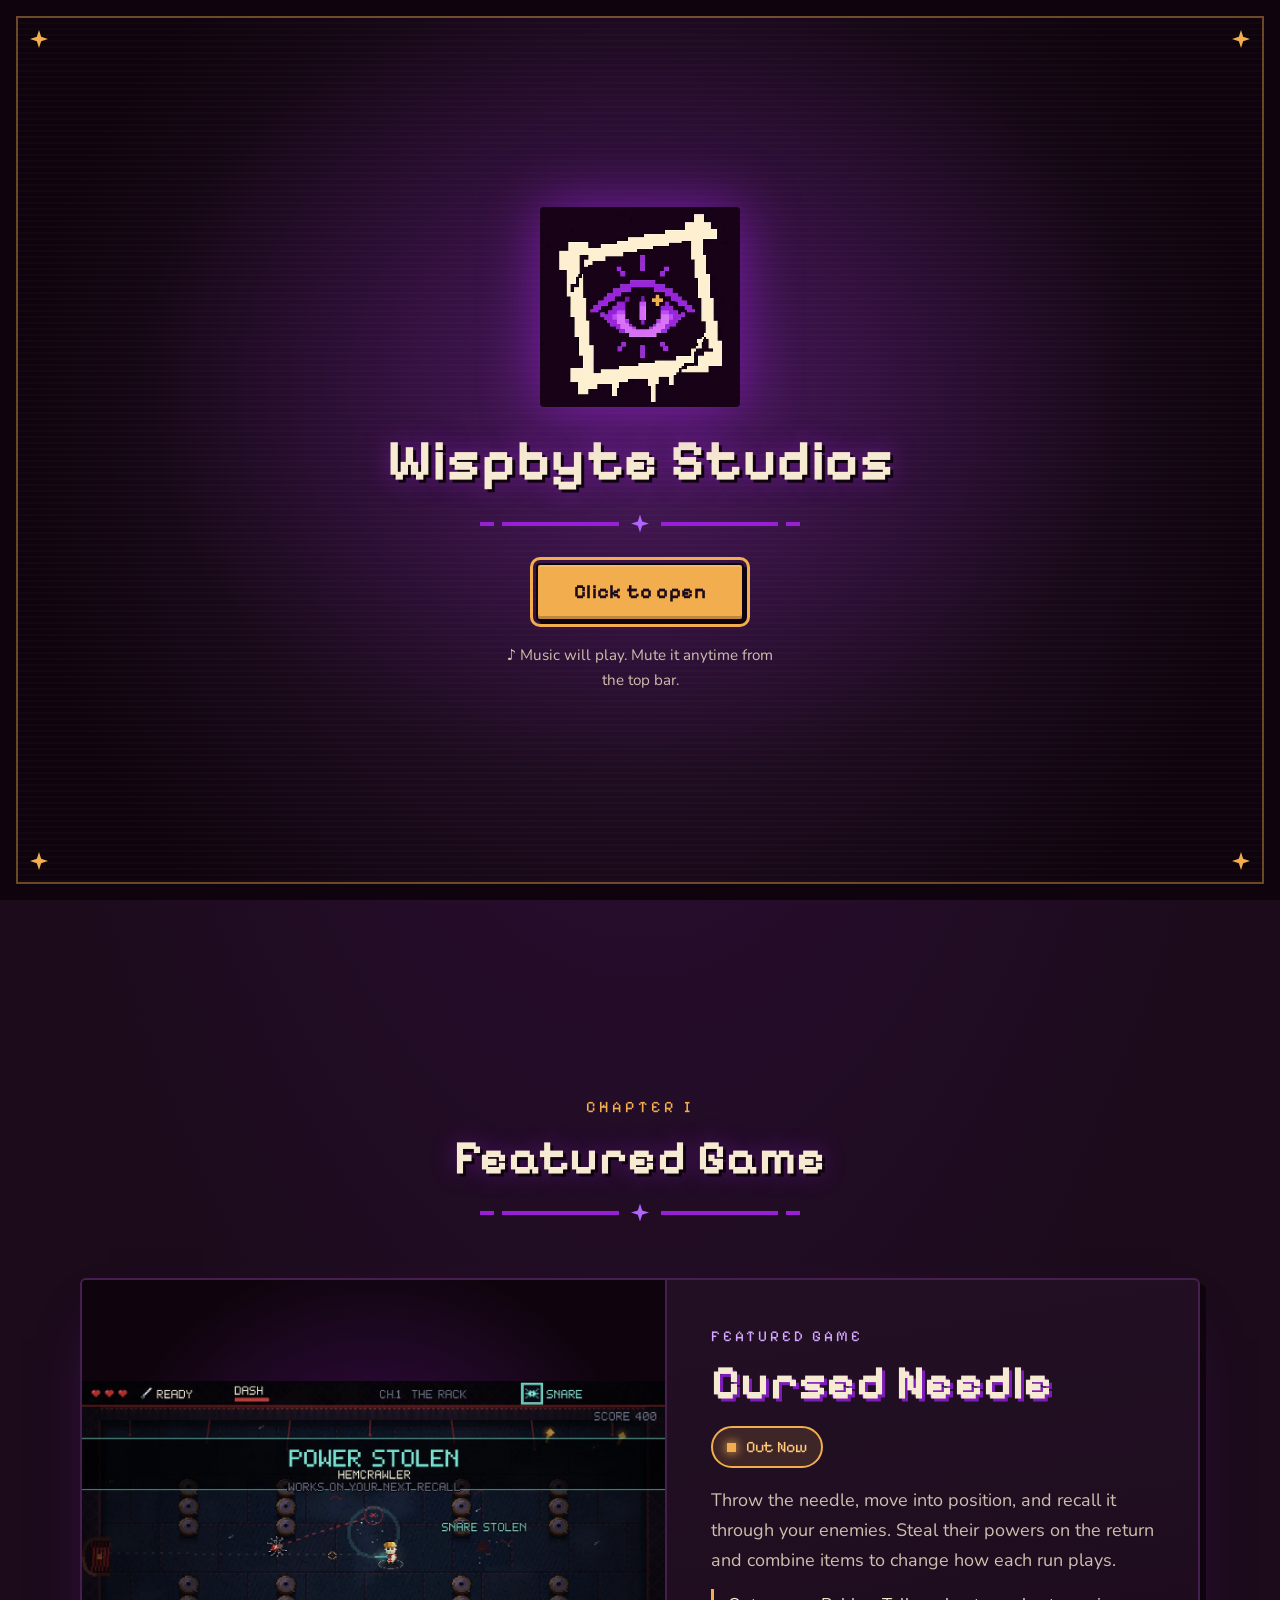
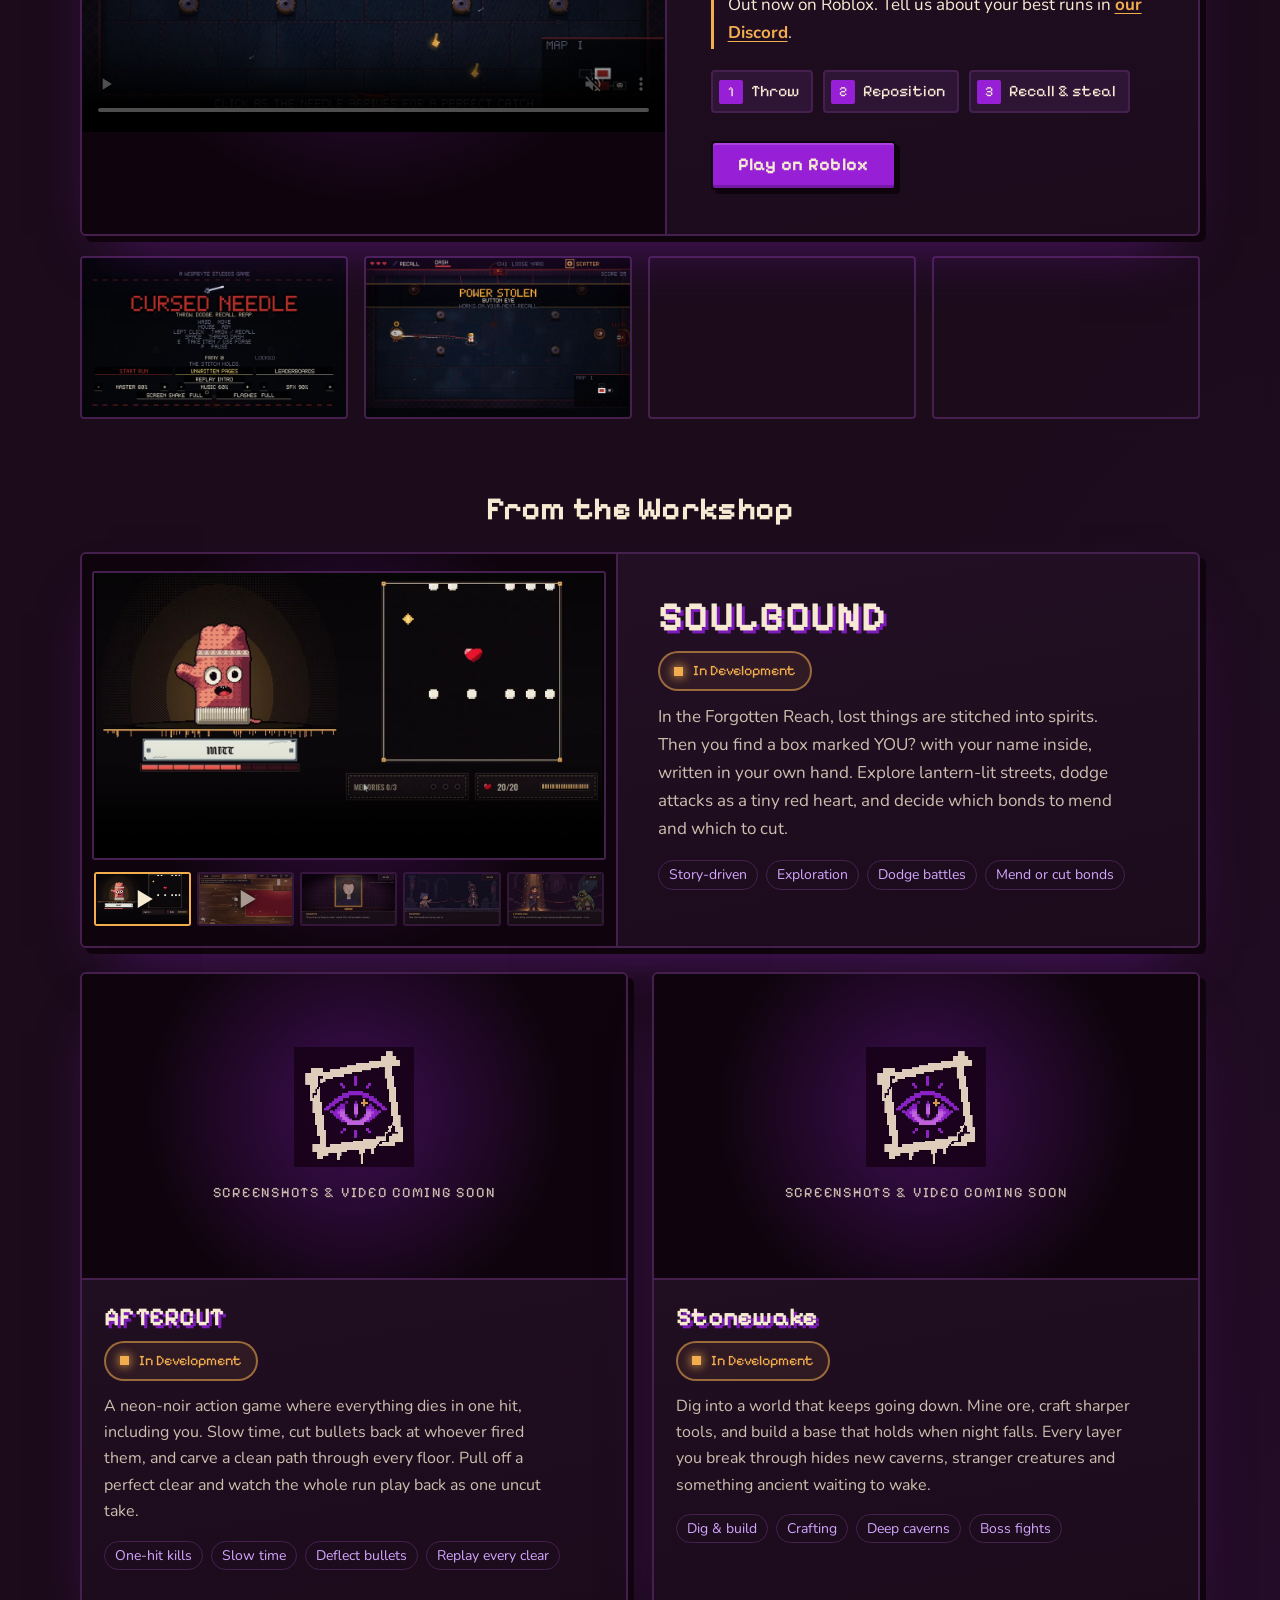
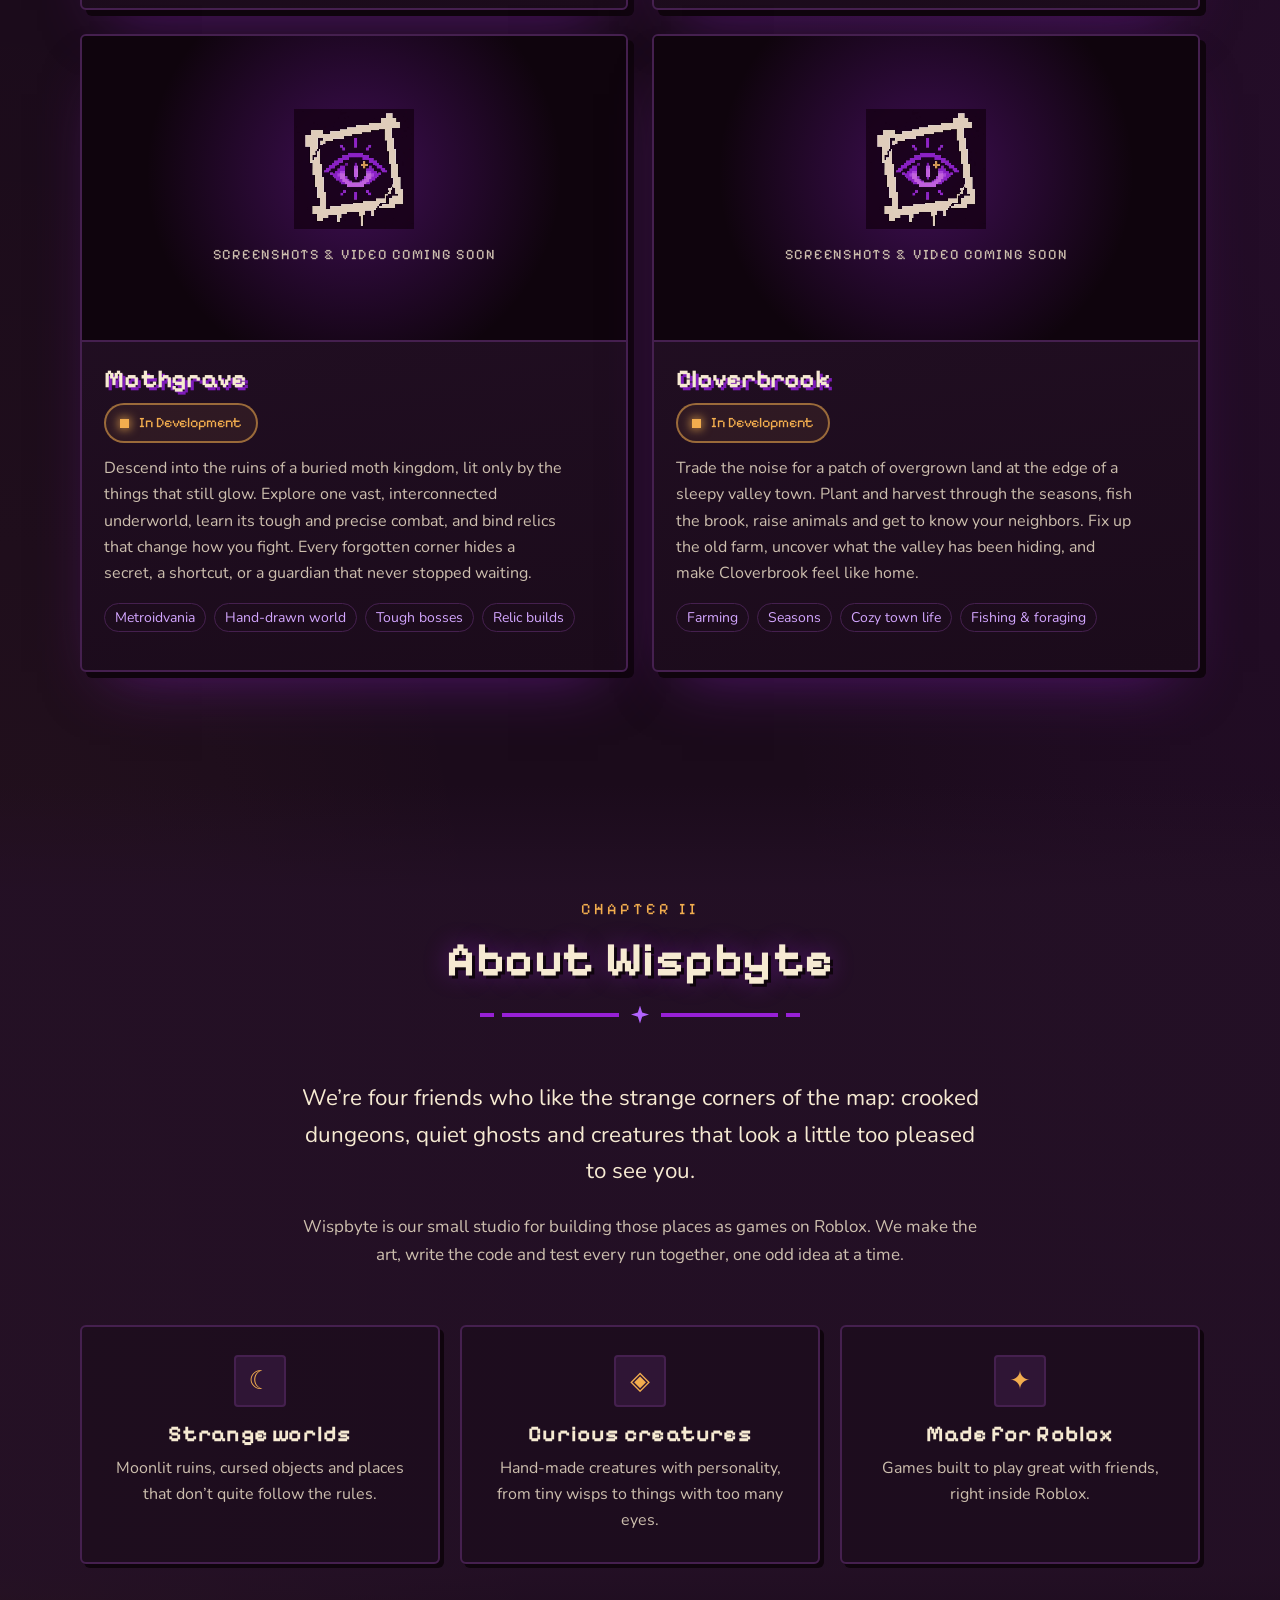
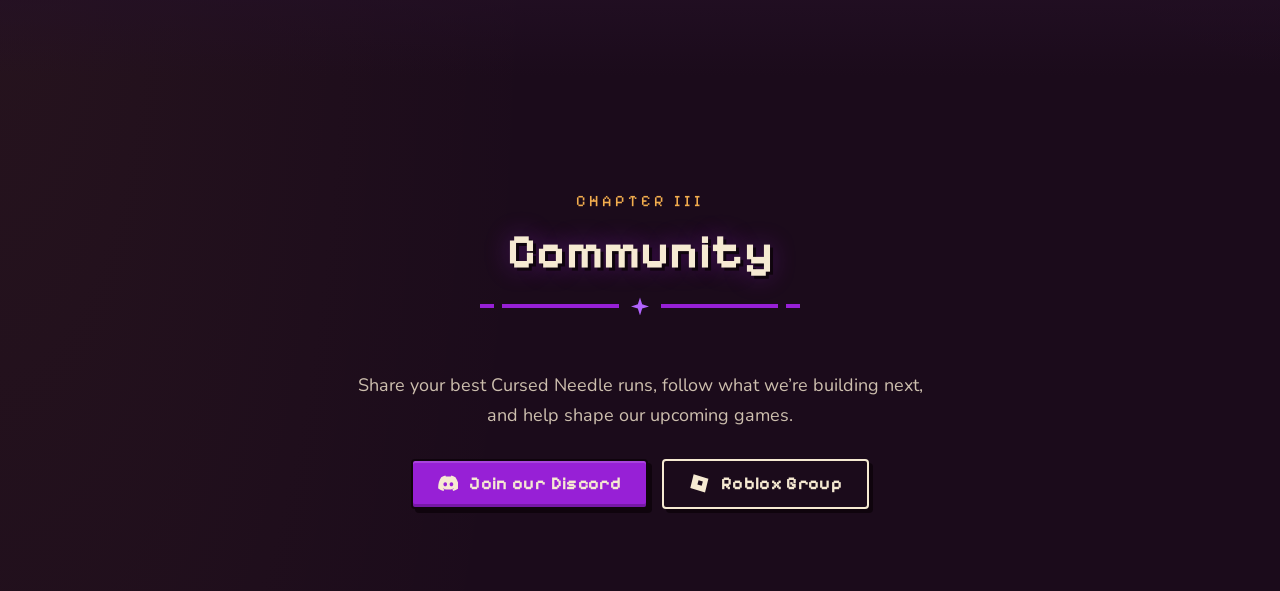
<file: index.html>
<!doctype html>
<html lang="en">
<head>
  <meta charset="utf-8">
  <meta name="viewport" content="width=device-width, initial-scale=1">
  <title>Wispbyte Studios · Games on Roblox</title>
  <meta name="description" content="Wispbyte Studios is four friends making games on Roblox. Our featured game, Cursed Needle, is out now on Roblox.">
  <link rel="canonical" href="https://wispbytestudio.com/">
  <meta name="theme-color" content="#1b0b1b">
  <meta name="color-scheme" content="dark">

  <meta property="og:type" content="website">
  <meta property="og:site_name" content="Wispbyte Studios">
  <meta property="og:title" content="Wispbyte Studios">
  <meta property="og:description" content="Four friends making games on Roblox.">
  <meta property="og:url" content="https://wispbytestudio.com/">
  <meta property="og:image" content="https://wispbytestudio.com/assets/img/og-image.jpg">
  <meta property="og:image:width" content="1200">
  <meta property="og:image:height" content="630">
  <meta property="og:image:alt" content="Wispbyte Studios banner with the purple eye emblem">
  <meta name="twitter:card" content="summary_large_image">

  <link rel="icon" href="/favicon.ico" sizes="48x48">
  <link rel="icon" type="image/png" sizes="32x32" href="/assets/img/favicon-32.png">
  <link rel="apple-touch-icon" href="/assets/img/apple-touch-icon.png">
  <link rel="manifest" href="/site.webmanifest">

  <link rel="preload" href="/assets/fonts/pixelify-sans-latin-700-normal.woff2" as="font" type="font/woff2" crossorigin>
  <link rel="preload" href="/assets/fonts/nunito-latin-400-normal.woff2" as="font" type="font/woff2" crossorigin>
  <link rel="stylesheet" href="/assets/css/styles.css">

  <script>(function(d){d.classList.add("js");try{if(localStorage.getItem("wispbyte-music")!=="off")d.classList.add("gate")}catch(e){d.classList.add("gate")}})(document.documentElement);</script>
  <script src="/site-config.js" defer></script>
  <script src="/assets/js/main.js" defer></script>
</head>
<body>
  <!-- Opening screen: one click opens the "book" and starts the music
       (browsers only allow sound after a click/tap/key). Shown only with JS,
       and skipped for visitors who turned the music off. -->
  <div class="intro-gate" data-gate role="dialog" aria-modal="true" aria-labelledby="gate-title" aria-describedby="gate-hint">
    <div class="gate-cover">
      <span class="gate-corner tl" aria-hidden="true"></span>
      <span class="gate-corner tr" aria-hidden="true"></span>
      <span class="gate-corner bl" aria-hidden="true"></span>
      <span class="gate-corner br" aria-hidden="true"></span>
      <img class="gate-emblem" src="/assets/img/wispbyte-emblem.webp" width="180" height="180" alt="">
      <p id="gate-title" class="gate-title">Wispbyte Studios</p>
      <div class="ornament" aria-hidden="true"><span></span></div>
      <button class="btn gate-btn" type="button" data-gate-open>Click to open</button>
      <p id="gate-hint" class="gate-hint"><span aria-hidden="true">♪</span> Music will play. Mute it anytime from the top bar.</p>
    </div>
  </div>

  <a class="skip-link" href="#main">Skip to content</a>

  <header class="site-header">
    <div class="wrap header-inner">
      <a class="brand" href="#top" aria-label="Wispbyte Studios, back to top">
        <img src="/assets/img/wispbyte-emblem.webp" width="44" height="44" alt="">
        <span class="brand-name">Wispbyte Studios</span>
      </a>

      <button class="nav-toggle" type="button" aria-expanded="false" aria-controls="site-nav">
        <span class="nav-toggle-icon" aria-hidden="true"></span>
        <span class="nav-toggle-label">Menu</span>
      </button>

      <nav id="site-nav" class="site-nav" aria-label="Main">
        <ul>
          <li><a href="#games">Games</a></li>
          <li><a href="#about">About</a></li>
          <li><a href="#community">Community</a></li>
        </ul>
      </nav>

      <button class="music-toggle" type="button" aria-pressed="false" data-music-toggle hidden>
        <svg class="music-icon" viewBox="0 0 16 16" aria-hidden="true" focusable="false" shape-rendering="crispEdges">
          <path fill="currentColor" d="M1 6h3v4H1zM4 5h2v6H4zM6 3h2v10H6z"/>
          <g class="music-bars">
            <rect x="10" y="6" width="1.5" height="4"/>
            <rect x="12.25" y="4" width="1.5" height="8"/>
            <rect x="14.5" y="7" width="1.5" height="2"/>
          </g>
          <path class="music-off" fill="currentColor" d="M10 5h1.5v1.5H10zM14.5 5H16v1.5h-1.5zM11.5 6.5H13V8h-1.5zM13 6.5h1.5V8H13zM12.25 8h1.5v1.5h-1.5zM11.5 9.5H13V11h-1.5zM13 9.5h1.5V11H13zM10 11h1.5v1.5H10zM14.5 11H16v1.5h-1.5z"/>
        </svg>
        <span class="sr-only">Background music</span>
      </button>
    </div>
  </header>

  <main id="main">
    <!-- ============ HERO / BOOK COVER ============ -->
    <section class="hero" id="top" aria-labelledby="page-title">
      <div class="wisps" aria-hidden="true">
        <span></span><span></span><span></span><span></span><span></span><span></span>
      </div>

      <div class="wrap hero-inner">
        <!-- The studio name is already painted on the banner, so the main heading is for screen readers only. -->
        <h1 id="page-title" class="sr-only">Wispbyte Studios</h1>

        <div class="cover">
          <span class="cover-corner tl" aria-hidden="true"></span>
          <span class="cover-corner tr" aria-hidden="true"></span>
          <span class="cover-corner bl" aria-hidden="true"></span>
          <span class="cover-corner br" aria-hidden="true"></span>

          <picture>
            <source media="(max-width: 640px)"
                    srcset="/assets/img/wispbyte-banner-mobile-800.webp 800w, /assets/img/wispbyte-banner-mobile.webp 1320w"
                    sizes="100vw" width="1320" height="667">
            <img class="banner"
                 src="/assets/img/wispbyte-banner.webp"
                 srcset="/assets/img/wispbyte-banner-1200.webp 1200w, /assets/img/wispbyte-banner.webp 2000w"
                 sizes="(max-width: 1180px) 100vw, 1120px"
                 width="2000" height="667"
                 fetchpriority="high"
                 alt="Wispbyte Studios banner: a purple eye emblem in a cracked ivory frame, inside a moonlit pixel-art dungeon with a black cat, a little ghost and glowing mushrooms.">
          </picture>

          <!-- Book cover that swings open on first load (decorative; skipped when reduced motion is on) -->
          <div class="cover-lid" aria-hidden="true">
            <img src="/assets/img/wispbyte-emblem.webp" width="120" height="120" alt="">
          </div>
        </div>

        <p class="tagline">Four friends making games on Roblox.</p>
        <div class="hero-actions">
          <a class="btn btn-primary" href="#games">
            Explore Our Games
            <span class="btn-arrow" aria-hidden="true">↓</span>
          </a>
          <a class="btn btn-play" data-link="featuredGame.robloxUrl" hidden target="_blank" rel="noopener">
            Play Cursed Needle <span class="sr-only">on Roblox (opens in a new tab)</span>
          </a>
        </div>
      </div>
    </section>

    <!-- ============ GAMES ============ -->
    <section class="page" id="games" aria-labelledby="games-title">
      <div class="wrap">
        <header class="section-head reveal">
          <p class="chapter">Chapter I</p>
          <h2 id="games-title">Featured Game</h2>
          <div class="ornament" aria-hidden="true"><span></span></div>
        </header>

        <article class="game-card featured reveal" aria-labelledby="cn-title">
          <div class="game-media" data-featured-media>
            <img class="screenshot" src="/assets/img/cursed-needle-power-stolen.webp" width="1280" height="771"
                 alt="Cursed Needle gameplay: the needle returns through a Hemcrawler and steals its Snare power.">
          </div>

          <div class="game-body">
            <p class="eyebrow">Featured Game</p>
            <h3 id="cn-title" class="game-title">Cursed Needle</h3>
            <p class="status status-live"><span class="status-dot" aria-hidden="true"></span>Out Now</p>
            <p class="game-desc">Throw the needle, move into position, and recall it through your enemies. Steal their powers on the return and combine items to change how each run plays.</p>
            <p class="launch-note">Out now on Roblox.<span data-reveal-with-link hidden> Tell us about your best runs in <a data-link="links.discord" target="_blank" rel="noopener">our Discord<span class="sr-only"> (opens in a new tab)</span></a>.</span></p>

            <ol class="loop" aria-label="Core loop">
              <li><span class="loop-num" aria-hidden="true">1</span>Throw</li>
              <li><span class="loop-num" aria-hidden="true">2</span>Reposition</li>
              <li><span class="loop-num" aria-hidden="true">3</span>Recall &amp; steal</li>
            </ol>

            <div class="actions">
              <a class="btn btn-primary" data-link="featuredGame.robloxUrl" hidden target="_blank" rel="noopener">
                Play on Roblox <span class="sr-only">(opens in a new tab)</span>
              </a>
            </div>
          </div>
        </article>

        <ul class="shots" data-featured-shots hidden></ul>

        <div class="more-games" data-more-games hidden>
          <h3 class="subhead">From the Workshop</h3>
          <ul class="game-grid" data-game-grid></ul>
        </div>
      </div>
    </section>

    <!-- ============ ABOUT ============ -->
    <section class="page page-alt" id="about" aria-labelledby="about-title">
      <div class="wrap">
        <header class="section-head reveal">
          <p class="chapter">Chapter II</p>
          <h2 id="about-title">About Wispbyte</h2>
          <div class="ornament" aria-hidden="true"><span></span></div>
        </header>

        <div class="about reveal">
          <p class="lede">We’re four friends who like the strange corners of the map: crooked dungeons, quiet ghosts and creatures that look a little too pleased to see you.</p>
          <p>Wispbyte is our small studio for building those places as games on Roblox. We make the art, write the code and test every run together, one odd idea at a time.</p>
        </div>

        <ul class="pillars reveal">
          <li>
            <span class="pillar-icon" aria-hidden="true">☾</span>
            <h3>Strange worlds</h3>
            <p>Moonlit ruins, cursed objects and places that don’t quite follow the rules.</p>
          </li>
          <li>
            <span class="pillar-icon" aria-hidden="true">◈</span>
            <h3>Curious creatures</h3>
            <p>Hand-made creatures with personality, from tiny wisps to things with too many eyes.</p>
          </li>
          <li>
            <span class="pillar-icon" aria-hidden="true">✦</span>
            <h3>Made for Roblox</h3>
            <p>Games built to play great with friends, right inside Roblox.</p>
          </li>
        </ul>
      </div>
    </section>

    <!-- ============ COMMUNITY ============ -->
    <section class="page" id="community" aria-labelledby="community-title">
      <div class="wrap">
        <header class="section-head reveal">
          <p class="chapter">Chapter III</p>
          <h2 id="community-title">Community</h2>
          <div class="ornament" aria-hidden="true"><span></span></div>
        </header>

        <div class="community reveal">
          <p>Share your best Cursed Needle runs, follow what we’re building next, and help shape our upcoming games.</p>
          <div class="actions center">
            <a class="btn btn-discord" data-link="links.discord" hidden target="_blank" rel="noopener">
              <svg class="btn-icon" viewBox="0 0 16 16" aria-hidden="true" focusable="false"><path fill="currentColor" d="M13.5 3.2A13 13 0 0 0 10.3 2l-.4.8a12 12 0 0 0-3.8 0L5.7 2a13 13 0 0 0-3.2 1.2C.5 6.2 0 9.1.2 12a13 13 0 0 0 4 2l.8-1.3-1.3-.6.3-.2a9.3 9.3 0 0 0 8 0l.3.2-1.3.6.8 1.3a13 13 0 0 0 4-2c.3-3.4-.5-6.2-2.3-8.8ZM5.6 10.3c-.8 0-1.4-.7-1.4-1.6s.6-1.6 1.4-1.6 1.4.7 1.4 1.6-.6 1.6-1.4 1.6Zm4.8 0c-.8 0-1.4-.7-1.4-1.6s.6-1.6 1.4-1.6 1.4.7 1.4 1.6-.6 1.6-1.4 1.6Z"/></svg>
              Join our Discord <span class="sr-only">(opens in a new tab)</span>
            </a>
            <a class="btn btn-ghost" data-link="links.robloxGroup" hidden target="_blank" rel="noopener">
              <svg class="btn-icon" viewBox="0 0 16 16" aria-hidden="true" focusable="false"><path fill="currentColor" d="M3.6 1 1 11.6 12.4 15 15 4.4 3.6 1Zm6.2 8.8-3.3-.9.9-3.3 3.3.9-.9 3.3Z"/></svg>
              Roblox Group <span class="sr-only">(opens in a new tab)</span>
            </a>
          </div>
          <p class="contact" data-contact hidden>
            Business &amp; press: <a data-link="links.contactEmail" data-mailto></a>
          </p>
          <p class="links-pending" data-links-pending hidden>Community links are coming soon.</p>
        </div>
      </div>
    </section>
  </main>

  <footer class="site-footer">
    <div class="wrap footer-inner">
      <div class="footer-brand">
        <img src="/assets/img/wispbyte-emblem.webp" width="36" height="36" alt="">
        <span>Wispbyte Studios</span>
      </div>
      <ul class="footer-links" aria-label="Community links">
        <li data-footer-item hidden><a data-link="links.discord" target="_blank" rel="noopener">Discord<span class="sr-only"> (opens in a new tab)</span></a></li>
        <li data-footer-item hidden><a data-link="links.robloxGroup" target="_blank" rel="noopener">Roblox Group<span class="sr-only"> (opens in a new tab)</span></a></li>
        <li data-footer-item hidden><a data-link="links.contactEmail" data-mailto>Email</a></li>
      </ul>
      <p class="fineprint">© <span data-year>2026</span> Wispbyte Studios. Not affiliated with Roblox Corporation.</p>
    </div>
  </footer>
  <!-- Cloudflare Web Analytics (cookie-free visit counts; dashboard: Cloudflare > Analytics & Logs > Web Analytics) -->
  <script type="module" src="https://static.cloudflareinsights.com/beacon.min.js" data-cf-beacon='{"token": "2d43988462c94009bf81ff0f9067cfdd"}'></script>
</body>
</html>
</file>
<file: assets/css/styles.css>
/* =========================================================
   Wispbyte Studios
   Palette taken from the studio banner:
   dark plum · electric purple · ivory · warm amber
   ========================================================= */

@font-face {
  font-family: "Pixelify Sans";
  src: url("/assets/fonts/pixelify-sans-latin-400-normal.woff2") format("woff2");
  font-weight: 400;
  font-style: normal;
  font-display: swap;
}
@font-face {
  font-family: "Pixelify Sans";
  src: url("/assets/fonts/pixelify-sans-latin-700-normal.woff2") format("woff2");
  font-weight: 700;
  font-style: normal;
  font-display: swap;
}
@font-face {
  font-family: "Nunito";
  src: url("/assets/fonts/nunito-latin-400-normal.woff2") format("woff2");
  font-weight: 400;
  font-style: normal;
  font-display: swap;
}
@font-face {
  font-family: "Nunito";
  src: url("/assets/fonts/nunito-latin-700-normal.woff2") format("woff2");
  font-weight: 700;
  font-style: normal;
  font-display: swap;
}

:root {
  --plum-950: #0f040d;
  --plum-900: #1b0b1b;   /* banner background */
  --plum-800: #241026;
  --plum-700: #2f1535;
  --plum-600: #45204f;
  --violet: #9720d6;     /* electric purple (emblem eye) */
  --violet-deep: #7d1bb8;
  --violet-400: #b264fe;
  --violet-300: #d3a6ff;
  --ivory: #f6ead2;      /* frame + wordmark */
  --ivory-dim: #cdbfae;
  --amber: #f2ad4e;      /* spark + candlelight */
  --amber-600: #e88b44;

  --font-pixel: "Pixelify Sans", "Courier New", monospace;
  --font-body: "Nunito", system-ui, -apple-system, "Segoe UI", Roboto, sans-serif;

  --wrap: 1120px;
  --gutter: clamp(16px, 4vw, 32px);
  --header-h: 68px;
  --radius: 4px;
  --shadow-px: 4px 4px 0 var(--plum-950);
}

/* ---------- base ---------- */
*,
*::before,
*::after { box-sizing: border-box; }

html {
  scroll-behavior: smooth;
  scroll-padding-top: calc(var(--header-h) + 12px);
  -webkit-text-size-adjust: 100%;
}

body {
  margin: 0;
  min-height: 100vh;
  background-color: var(--plum-900);
  background-image:
    radial-gradient(ellipse 80% 50% at 50% -5%, rgba(151, 32, 214, 0.22), transparent 70%),
    radial-gradient(ellipse 60% 40% at 100% 60%, rgba(151, 32, 214, 0.07), transparent 70%),
    radial-gradient(ellipse 60% 40% at 0% 85%, rgba(242, 173, 78, 0.05), transparent 70%);
  color: var(--ivory);
  font-family: var(--font-body);
  font-size: 1.0625rem;
  line-height: 1.65;
  -webkit-font-smoothing: antialiased;
}

img { max-width: 100%; height: auto; display: block; }

h1, h2, h3, h4 {
  font-family: var(--font-pixel);
  font-weight: 700;
  line-height: 1.15;
  margin: 0;
  letter-spacing: 0.01em;
}

p { margin: 0 0 1em; }

a { color: var(--violet-300); text-underline-offset: 3px; }
a:hover { color: var(--ivory); }

:focus-visible {
  outline: 3px solid var(--amber);
  outline-offset: 3px;
  border-radius: 2px;
}
[tabindex="-1"]:focus { outline: none; }

.sr-only {
  position: absolute !important;
  width: 1px; height: 1px;
  padding: 0; margin: -1px;
  overflow: hidden;
  clip: rect(0 0 0 0);
  white-space: nowrap;
  border: 0;
}

[hidden] { display: none !important; }

.wrap {
  width: 100%;
  max-width: calc(var(--wrap) + var(--gutter) * 2);
  margin: 0 auto;
  padding: 0 var(--gutter);
}

.skip-link {
  position: absolute;
  left: 12px;
  top: -100px;
  z-index: 100;
  padding: 10px 16px;
  background: var(--amber);
  color: var(--plum-900);
  font-weight: 700;
  text-decoration: none;
  border-radius: var(--radius);
}
.skip-link:focus { top: 12px; color: var(--plum-900); }

/* ---------- buttons ---------- */
.btn {
  --btn-bg: var(--violet);
  --btn-fg: var(--ivory);
  display: inline-flex;
  align-items: center;
  justify-content: center;
  gap: 0.6em;
  min-height: 48px;
  padding: 0.7em 1.4em;
  font-family: var(--font-pixel);
  font-weight: 700;
  font-size: 1.125rem;
  line-height: 1.1;
  letter-spacing: 0.02em;
  text-decoration: none;
  color: var(--btn-fg);
  background: var(--btn-bg);
  border: 2px solid var(--plum-950);
  border-radius: var(--radius);
  box-shadow: var(--shadow-px), inset 0 -3px 0 rgba(0, 0, 0, 0.22), inset 0 2px 0 rgba(255, 255, 255, 0.16);
  cursor: pointer;
  transition: transform 0.12s ease, box-shadow 0.12s ease, background-color 0.15s ease;
}
.btn:hover {
  color: var(--btn-fg);
  transform: translate(-1px, -1px);
  box-shadow: 5px 5px 0 var(--plum-950), inset 0 -3px 0 rgba(0, 0, 0, 0.22), inset 0 2px 0 rgba(255, 255, 255, 0.16);
}
.btn:active {
  transform: translate(3px, 3px);
  box-shadow: 1px 1px 0 var(--plum-950), inset 0 -2px 0 rgba(0, 0, 0, 0.22);
}

.btn-primary { --btn-bg: var(--violet); }
.btn-primary:hover { --btn-bg: var(--violet-deep); }

.btn-amber { --btn-bg: var(--amber); --btn-fg: var(--plum-900); }
.btn-amber:hover { --btn-bg: #f7be6b; }

.btn-discord { --btn-bg: var(--violet); }
.btn-discord:hover { --btn-bg: var(--violet-deep); }

.btn-ghost {
  --btn-bg: transparent;
  --btn-fg: var(--ivory);
  border-color: var(--ivory);
  box-shadow: var(--shadow-px);
}
.btn-ghost:hover { --btn-bg: rgba(246, 234, 210, 0.1); box-shadow: 5px 5px 0 var(--plum-950); }

.btn-small { min-height: 40px; font-size: 1rem; padding: 0.55em 1em; }

.btn-icon { width: 1.15em; height: 1.15em; flex: none; }
.btn-arrow { display: inline-block; transition: transform 0.2s ease; }
.btn:hover .btn-arrow { transform: translateY(2px); }

/* ---------- header ---------- */
.site-header {
  position: sticky;
  top: 0;
  z-index: 50;
  background: rgba(27, 11, 27, 0.86);
  border-bottom: 2px solid var(--plum-600);
  -webkit-backdrop-filter: blur(10px);
  backdrop-filter: blur(10px);
}

.header-inner {
  display: flex;
  align-items: center;
  justify-content: flex-start;
  gap: 12px;
  height: var(--header-h);
}

.brand {
  display: inline-flex;
  align-items: center;
  gap: 12px;
  color: var(--ivory);
  text-decoration: none;
  min-height: 44px;
}
.brand img {
  width: 44px;
  height: 44px;
  image-rendering: pixelated;
  border-radius: 3px;
}
.brand-name {
  font-family: var(--font-pixel);
  font-weight: 700;
  font-size: 1.25rem;
  letter-spacing: 0.02em;
}
.brand:hover { color: var(--amber); }
.brand { margin-right: auto; }

/* music on/off */
.music-toggle {
  display: inline-grid;
  place-items: center;
  flex: none;
  width: 44px;
  height: 44px;
  padding: 0;
  color: var(--ivory-dim);
  background: var(--plum-700);
  border: 2px solid var(--plum-600);
  border-radius: var(--radius);
  cursor: pointer;
  transition: color 0.15s ease, border-color 0.15s ease;
}
.music-toggle:hover { color: var(--ivory); border-color: var(--violet); }
.music-toggle.is-playing { color: var(--amber); border-color: rgba(242, 173, 78, 0.55); }
.music-icon { width: 22px; height: 22px; }
.music-bars rect { fill: currentColor; transform-box: fill-box; transform-origin: center bottom; }
.music-toggle .music-bars { display: none; }
.music-toggle.is-playing .music-bars { display: inline; }
.music-toggle.is-playing .music-off { display: none; }
.music-toggle.is-playing .music-bars rect { animation: eq 0.9s steps(3) infinite alternate; }
.music-toggle.is-playing .music-bars rect:nth-child(2) { animation-delay: -0.3s; }
.music-toggle.is-playing .music-bars rect:nth-child(3) { animation-delay: -0.6s; }
@keyframes eq {
  from { transform: scaleY(0.4); }
  to   { transform: scaleY(1); }
}

.site-nav ul {
  display: flex;
  gap: 4px;
  margin: 0;
  padding: 0;
  list-style: none;
}
.site-nav a {
  display: block;
  padding: 10px 14px;
  font-family: var(--font-pixel);
  font-size: 1.125rem;
  color: var(--ivory);
  text-decoration: none;
  border-radius: var(--radius);
  position: relative;
}
.site-nav a::after {
  content: "";
  position: absolute;
  left: 14px; right: 14px; bottom: 5px;
  height: 2px;
  background: var(--amber);
  transform: scaleX(0);
  transform-origin: left;
  transition: transform 0.2s ease;
}
.site-nav a:hover { color: var(--amber); }
.site-nav a:hover::after { transform: scaleX(1); }

.nav-toggle {
  display: none;
  align-items: center;
  gap: 10px;
  min-height: 44px;
  padding: 8px 14px;
  font: 700 1rem var(--font-pixel);
  color: var(--ivory);
  background: var(--plum-700);
  border: 2px solid var(--plum-600);
  border-radius: var(--radius);
  cursor: pointer;
}
.nav-toggle-icon,
.nav-toggle-icon::before,
.nav-toggle-icon::after {
  display: block;
  width: 18px;
  height: 3px;
  background: currentColor;
  transition: transform 0.2s ease, opacity 0.2s ease;
}
.nav-toggle-icon { position: relative; }
.nav-toggle-icon::before,
.nav-toggle-icon::after { content: ""; position: absolute; left: 0; }
.nav-toggle-icon::before { top: -6px; }
.nav-toggle-icon::after { top: 6px; }
.nav-toggle[aria-expanded="true"] .nav-toggle-icon { background: transparent; }
.nav-toggle[aria-expanded="true"] .nav-toggle-icon::before { transform: translateY(6px) rotate(45deg); }
.nav-toggle[aria-expanded="true"] .nav-toggle-icon::after { transform: translateY(-6px) rotate(-45deg); }

@media (max-width: 720px) {
  :root { --header-h: 62px; }
  .brand img { width: 38px; height: 38px; }
  .brand-name { font-size: 1.125rem; }

  /* Only collapse the menu when JavaScript can open it again. */
  .js .nav-toggle { display: inline-flex; }
  .js .site-nav {
    position: absolute;
    top: 100%;
    left: 0;
    right: 0;
    background: var(--plum-900);
    border-bottom: 2px solid var(--plum-600);
    box-shadow: 0 18px 30px -12px rgba(0, 0, 0, 0.7);
    display: none;
  }
  .js .site-nav.is-open { display: block; }
  .js .site-nav ul {
    flex-direction: column;
    gap: 0;
    padding: 8px var(--gutter) 16px;
  }
  .js .site-nav a { padding: 14px 8px; font-size: 1.25rem; border-bottom: 1px solid var(--plum-700); }
  .js .site-nav li:last-child a { border-bottom: 0; }
  .js .site-nav a::after { left: 8px; right: auto; width: 40px; bottom: 8px; }

  .brand-name { line-height: 1.1; }

  html:not(.js) .site-nav a { padding: 10px 8px; font-size: 1rem; }
  html:not(.js) .brand-name { display: none; }
}

/* ---------- opening screen ---------- */
.intro-gate { display: none; }
html.gate { overflow: hidden; }
.gate .intro-gate {
  display: block;
  position: fixed;
  inset: 0;
  z-index: 200;
  perspective: 2200px;
}
.gate-cover {
  position: absolute;
  inset: 0;
  display: grid;
  place-content: center;
  justify-items: center;
  gap: clamp(12px, 2.5vh, 22px);
  padding: 32px 24px;
  text-align: center;
  cursor: pointer;
  background:
    repeating-linear-gradient(0deg, rgba(255, 255, 255, 0.015) 0 2px, transparent 2px 6px),
    radial-gradient(ellipse at 50% 42%, rgba(151, 32, 214, 0.28), transparent 55%),
    radial-gradient(circle at 50% 50%, var(--plum-700), var(--plum-950) 80%);
  box-shadow:
    inset 0 0 0 clamp(8px, 1.6vw, 16px) var(--plum-950),
    inset 0 0 0 calc(clamp(8px, 1.6vw, 16px) + 2px) rgba(242, 173, 78, 0.4);
  transform-origin: left center;
  backface-visibility: hidden;
}
.gate-corner {
  position: absolute;
  width: 18px;
  height: 18px;
  background: var(--amber);
  clip-path: polygon(50% 0, 62% 38%, 100% 50%, 62% 62%, 50% 100%, 38% 62%, 0 50%, 38% 38%);
}
.gate-corner.tl { top: clamp(18px, 3vw, 30px); left: clamp(18px, 3vw, 30px); }
.gate-corner.tr { top: clamp(18px, 3vw, 30px); right: clamp(18px, 3vw, 30px); }
.gate-corner.bl { bottom: clamp(18px, 3vw, 30px); left: clamp(18px, 3vw, 30px); }
.gate-corner.br { bottom: clamp(18px, 3vw, 30px); right: clamp(18px, 3vw, 30px); }
.gate-emblem {
  width: clamp(120px, 24vmin, 200px);
  height: auto;
  image-rendering: pixelated;
  border-radius: 4px;
  filter: drop-shadow(0 0 28px rgba(151, 32, 214, 0.65));
  animation: gate-float 4s ease-in-out infinite;
}
.gate-title {
  margin: 0;
  font-family: var(--font-pixel);
  font-weight: 700;
  font-size: clamp(2rem, 7vw, 3.6rem);
  line-height: 1.1;
  color: var(--ivory);
  text-shadow: 3px 3px 0 var(--plum-950), 0 0 24px rgba(151, 32, 214, 0.5);
}
.gate-cover .ornament { margin: 0; width: min(320px, 70vw); }
.gate-btn { --btn-bg: var(--amber); --btn-fg: var(--plum-900); margin-top: 8px; font-size: 1.25rem; padding: 0.8em 1.8em; }
.gate-btn:hover { --btn-bg: #f7be6b; }
.gate-hint { margin: 0; max-width: 32ch; font-size: 0.95rem; color: var(--ivory-dim); }

.intro-gate.is-opening { pointer-events: none; }
.intro-gate.is-opening .gate-cover { animation: gate-open 1.3s cubic-bezier(0.65, 0, 0.35, 1) forwards; }

@keyframes gate-open {
  0%   { transform: rotateY(0deg); opacity: 1; }
  70%  { opacity: 1; }
  100% { transform: rotateY(-108deg); opacity: 0; }
}
@keyframes gate-float {
  0%, 100% { transform: translateY(0); }
  50% { transform: translateY(-6px); }
}

/* The opening screen is the book opening, so skip the smaller banner cover animation. */
.gate .cover-lid,
.gate-done .cover-lid { display: none; }

/* ---------- hero / book cover ---------- */
.hero {
  position: relative;
  padding: clamp(28px, 6vw, 72px) 0 clamp(48px, 8vw, 96px);
  text-align: center;
  overflow: hidden;
}

.hero-inner { position: relative; z-index: 1; }

.cover {
  position: relative;
  margin: 0 auto;
  padding: clamp(6px, 1.2vw, 14px);
  background: linear-gradient(160deg, var(--plum-700), var(--plum-900) 60%);
  border: 3px solid var(--plum-600);
  border-radius: 6px;
  box-shadow:
    0 0 0 3px var(--plum-950),
    0 0 0 5px rgba(246, 234, 210, 0.22),
    0 40px 90px -40px rgba(151, 32, 214, 0.75);
  perspective: 1800px;
}

.banner {
  width: 100%;
  height: auto;
  border-radius: 2px;
  image-rendering: auto;
}

.cover-corner {
  position: absolute;
  width: 14px;
  height: 14px;
  background: var(--amber);
  box-shadow: 0 0 0 3px var(--plum-950);
  z-index: 3;
  clip-path: polygon(50% 0, 62% 38%, 100% 50%, 62% 62%, 50% 100%, 38% 62%, 0 50%, 38% 38%);
}
.cover-corner.tl { top: -9px; left: -9px; }
.cover-corner.tr { top: -9px; right: -9px; }
.cover-corner.bl { bottom: -9px; left: -9px; }
.cover-corner.br { bottom: -9px; right: -9px; }

/* The lid: a dark leather book cover that swings open once. */
.cover-lid {
  position: absolute;
  inset: 0;
  z-index: 2;
  display: grid;
  place-items: center;
  background:
    repeating-linear-gradient(0deg, rgba(255, 255, 255, 0.015) 0 2px, transparent 2px 6px),
    radial-gradient(circle at 50% 50%, var(--plum-700), var(--plum-950) 75%);
  border: 3px solid var(--plum-600);
  border-radius: 6px;
  box-shadow: inset 0 0 0 6px var(--plum-950), inset 0 0 0 8px rgba(242, 173, 78, 0.35);
  transform-origin: left center;
  backface-visibility: hidden;
  pointer-events: none;
  animation: lid-open 1.5s cubic-bezier(0.65, 0, 0.35, 1) 0.45s forwards;
}
.cover-lid img {
  width: clamp(64px, 12vw, 120px);
  height: auto;
  image-rendering: pixelated;
  filter: drop-shadow(0 0 18px rgba(151, 32, 214, 0.6));
}

@keyframes lid-open {
  0%   { transform: rotateY(0deg); opacity: 1; visibility: visible; }
  70%  { opacity: 1; }
  100% { transform: rotateY(-115deg); opacity: 0; visibility: hidden; }
}

.tagline {
  margin: clamp(24px, 4vw, 40px) auto 24px;
  max-width: 34ch;
  font-family: var(--font-pixel);
  font-size: clamp(1.35rem, 3.2vw, 2rem);
  line-height: 1.3;
  color: var(--ivory);
  text-wrap: balance;
}

.hero-actions { display: flex; flex-wrap: wrap; justify-content: center; gap: 14px 18px; }
.hero .btn { --btn-bg: var(--amber); --btn-fg: var(--plum-900); font-size: 1.25rem; padding: 0.75em 1.6em; }
.hero .btn.btn-play { --btn-bg: var(--violet); --btn-fg: var(--ivory); }
.hero .btn.btn-play:hover { --btn-bg: var(--violet-deep); }
.hero .btn:hover { --btn-bg: #f7be6b; }

/* drifting wisps */
.wisps { position: absolute; inset: 0; pointer-events: none; z-index: 0; }
.wisps span {
  position: absolute;
  bottom: -20px;
  width: 6px;
  height: 6px;
  background: var(--violet-400);
  box-shadow: 0 0 10px 3px rgba(178, 100, 254, 0.55);
  opacity: 0;
  animation: wisp 14s linear infinite;
}
.wisps span:nth-child(1) { left: 6%;  animation-delay: 0s; }
.wisps span:nth-child(2) { left: 18%; animation-delay: 5s;  animation-duration: 17s; background: var(--amber); box-shadow: 0 0 10px 3px rgba(242, 173, 78, 0.5); }
.wisps span:nth-child(3) { left: 82%; animation-delay: 2s;  animation-duration: 15s; }
.wisps span:nth-child(4) { left: 93%; animation-delay: 8s;  animation-duration: 19s; width: 4px; height: 4px; }
.wisps span:nth-child(5) { left: 70%; animation-delay: 11s; background: var(--amber); box-shadow: 0 0 10px 3px rgba(242, 173, 78, 0.5); width: 4px; height: 4px; }
.wisps span:nth-child(6) { left: 32%; animation-delay: 9s;  animation-duration: 18s; width: 4px; height: 4px; }

@keyframes wisp {
  0%   { transform: translate(0, 0); opacity: 0; }
  10%  { opacity: 0.9; }
  50%  { transform: translate(18px, -45vh); }
  90%  { opacity: 0.6; }
  100% { transform: translate(-12px, -90vh); opacity: 0; }
}

/* ---------- sections ("pages") ---------- */
.page { padding: clamp(56px, 9vw, 112px) 0; position: relative; }
.page-alt {
  background:
    linear-gradient(180deg, transparent, rgba(36, 16, 38, 0.85) 12%, rgba(36, 16, 38, 0.85) 88%, transparent);
}

.section-head { text-align: center; margin-bottom: clamp(32px, 5vw, 56px); }
.chapter {
  margin: 0 0 10px;
  font-family: var(--font-pixel);
  font-size: 1rem;
  letter-spacing: 0.25em;
  text-transform: uppercase;
  color: var(--amber);
}
.section-head h2 {
  font-size: clamp(2rem, 5vw, 3rem);
  color: var(--ivory);
  text-shadow: 3px 3px 0 var(--plum-950), 0 0 24px rgba(151, 32, 214, 0.45);
}

.ornament {
  display: flex;
  align-items: center;
  justify-content: center;
  gap: 12px;
  margin: 18px auto 0;
  max-width: 320px;
}
.ornament::before,
.ornament::after {
  content: "";
  flex: 1;
  height: 4px;
  background:
    linear-gradient(90deg, var(--violet) 0 10%, transparent 10% 16%, var(--violet) 16% 100%);
}
.ornament::after { transform: scaleX(-1); }
.ornament span {
  width: 18px;
  height: 18px;
  background: var(--violet-400);
  clip-path: polygon(50% 0, 62% 38%, 100% 50%, 62% 62%, 50% 100%, 38% 62%, 0 50%, 38% 38%);
}

.subhead {
  font-size: clamp(1.5rem, 3vw, 2rem);
  margin: clamp(48px, 7vw, 72px) 0 24px;
  text-align: center;
}

/* ---------- game cards ---------- */
.game-card {
  position: relative;
  background: linear-gradient(170deg, var(--plum-800), var(--plum-900));
  border: 2px solid var(--plum-600);
  border-radius: 6px;
  box-shadow: 6px 6px 0 var(--plum-950), 0 30px 60px -30px rgba(151, 32, 214, 0.5);
  overflow: hidden;
}

.featured {
  display: grid;
  grid-template-columns: minmax(0, 1.1fr) minmax(0, 1fr);
}

.game-media {
  position: relative;
  min-height: 100%;
  background:
    radial-gradient(circle at 50% 45%, rgba(151, 32, 214, 0.35), transparent 65%),
    var(--plum-950);
  border-right: 2px solid var(--plum-600);
  display: grid;
  place-items: center;
  overflow: hidden;
}
/* Screenshots and clips keep their own aspect ratio so the game HUD is never cropped. */
.game-media .screenshot,
.game-media video.trailer {
  width: 100%;
  height: auto;
  border: 0;
}
.game-media iframe.trailer {
  width: 100%;
  aspect-ratio: 16 / 9;
  border: 0;
}

.game-body { padding: clamp(24px, 4vw, 44px); }

.eyebrow {
  margin: 0 0 6px;
  font-family: var(--font-pixel);
  font-size: 0.95rem;
  letter-spacing: 0.2em;
  text-transform: uppercase;
  color: var(--violet-300);
}

.game-title {
  font-size: clamp(2.1rem, 4.5vw, 3rem);
  color: var(--ivory);
  text-shadow: 3px 3px 0 var(--violet-deep);
}

.status {
  display: inline-flex;
  align-items: center;
  gap: 10px;
  margin: 16px 0 18px;
  padding: 6px 14px;
  font-family: var(--font-pixel);
  font-size: 1rem;
  color: var(--amber);
  background: rgba(242, 173, 78, 0.08);
  border: 2px solid rgba(242, 173, 78, 0.55);
  border-radius: 999px;
}
.status-dot {
  width: 9px;
  height: 9px;
  background: var(--amber);
  box-shadow: 0 0 8px 2px rgba(242, 173, 78, 0.6);
  animation: pulse 2s ease-in-out infinite;
}
@keyframes pulse { 50% { opacity: 0.35; } }
.status-live { color: #ffc978; border-color: var(--amber); background: rgba(242, 173, 78, 0.14); }
.status-live .status-dot { animation: none; }

.game-desc { color: var(--ivory-dim); font-size: 1.125rem; max-width: 46ch; }

.launch-note {
  max-width: 46ch;
  margin: -0.25em 0 1.25em;
  padding: 2px 0 2px 14px;
  border-left: 3px solid var(--amber);
  color: var(--ivory);
}
.launch-note a { color: var(--amber); font-weight: 700; }
.launch-note a:hover { color: var(--ivory); }

.loop {
  display: flex;
  flex-wrap: wrap;
  gap: 10px;
  margin: 8px 0 28px;
  padding: 0;
  list-style: none;
}
.loop li {
  display: inline-flex;
  align-items: center;
  gap: 8px;
  padding: 6px 12px 6px 6px;
  font-family: var(--font-pixel);
  font-size: 1rem;
  background: var(--plum-700);
  border: 2px solid var(--plum-600);
  border-radius: var(--radius);
}
.loop-num {
  display: grid;
  place-items: center;
  width: 24px;
  height: 24px;
  background: var(--violet);
  color: var(--ivory);
  border-radius: 2px;
  font-size: 0.875rem;
}

.actions { display: flex; flex-wrap: wrap; gap: 14px; }
.actions.center { justify-content: center; }

.shots {
  display: grid;
  grid-template-columns: repeat(4, minmax(0, 1fr));
  gap: 16px;
  margin: 20px 0 0;
  padding: 0;
  list-style: none;
}
.shots img {
  width: 100%;
  height: auto;
  border: 2px solid var(--plum-600);
  border-radius: 4px;
}

.game-grid {
  display: grid;
  grid-template-columns: minmax(0, 1fr);
  gap: 24px;
  margin: 0;
  padding: 0;
  list-style: none;
}
.game-card.mini { height: 100%; display: flex; flex-direction: column; }
.game-card.mini .game-media { border-right: 0; border-bottom: 2px solid var(--plum-600); aspect-ratio: 16 / 9; min-height: 0; }
.game-card.mini .game-media img,
.game-card.mini .game-media video { width: 100%; height: 100%; object-fit: cover; }
.game-card.mini .game-media.empty { align-content: center; gap: 14px; }
.game-card.mini .game-media.empty img { width: min(30%, 120px); height: auto; image-rendering: pixelated; opacity: 0.85; }
.media-soon {
  margin: 0;
  font-family: var(--font-pixel);
  font-size: 0.9rem;
  letter-spacing: 0.12em;
  text-transform: uppercase;
  color: var(--ivory-dim);
}

/* Workshop grid: 1 column on phones, 2 on tablets, 3 on desktop when there are exactly 3 regular cards.
   Cards marked wide (config "wide: true") and a regular card left alone on the last row (.is-orphan)
   span the full width and are laid out wide (media beside text). */
@media (min-width: 641px) {
  .game-grid { grid-template-columns: repeat(2, minmax(0, 1fr)); }
  .game-grid > li.is-wide,
  .game-grid > li.is-orphan { grid-column: 1 / -1; }
}
@media (min-width: 641px) and (max-width: 1023px) {
  .game-grid > li.is-wide .game-card.mini,
  .game-grid > li.is-orphan .game-card.mini {
    flex-direction: row;
  }
  .game-grid > li.is-wide .game-card.mini .game-media,
  .game-grid > li.is-orphan .game-card.mini .game-media {
    flex: 0 0 48%;
    aspect-ratio: auto;
    min-height: 300px;
    border-bottom: 0;
    border-right: 2px solid var(--plum-600);
  }
  .game-grid > li.is-wide .game-card.mini .game-body,
  .game-grid > li.is-orphan .game-card.mini .game-body { padding: clamp(24px, 3.5vw, 40px); justify-content: center; }
  .game-grid > li.is-wide .game-card.mini .game-title,
  .game-grid > li.is-orphan .game-card.mini .game-title { font-size: clamp(2rem, 3.5vw, 2.6rem); text-shadow: 3px 3px 0 var(--violet-deep); }
  .game-grid > li.is-wide .game-card.mini .game-desc,
  .game-grid > li.is-orphan .game-card.mini .game-desc { font-size: 1.0625rem; max-width: 48ch; }
}
@media (min-width: 1024px) {
  .game-grid.count-3 { grid-template-columns: repeat(3, minmax(0, 1fr)); }
  .game-grid.count-3 > li.is-orphan { grid-column: auto; }
  .game-grid > li.is-wide .game-card.mini,
  .game-grid:not(.count-3) > li.is-orphan .game-card.mini {
    flex-direction: row;
  }
  .game-grid > li.is-wide .game-card.mini .game-media,
  .game-grid:not(.count-3) > li.is-orphan .game-card.mini .game-media {
    flex: 0 0 48%;
    aspect-ratio: auto;
    min-height: 300px;
    border-bottom: 0;
    border-right: 2px solid var(--plum-600);
  }
  .game-grid > li.is-wide .game-card.mini .game-body,
  .game-grid:not(.count-3) > li.is-orphan .game-card.mini .game-body { padding: clamp(24px, 3.5vw, 40px); justify-content: center; }
  .game-grid > li.is-wide .game-card.mini .game-title,
  .game-grid:not(.count-3) > li.is-orphan .game-card.mini .game-title { font-size: clamp(2rem, 3.5vw, 2.6rem); text-shadow: 3px 3px 0 var(--violet-deep); }
  .game-grid > li.is-wide .game-card.mini .game-desc,
  .game-grid:not(.count-3) > li.is-orphan .game-card.mini .game-desc { font-size: 1.0625rem; max-width: 48ch; }
}

/* Card gallery: main viewer + thumbnail buttons */
.game-card.mini .game-media.has-gallery {
  min-width: 0;
  display: flex;
  flex-direction: column;
  justify-content: center;
  gap: 10px;
  padding: 10px;
  aspect-ratio: auto;
}
.gallery-view {
  position: relative;
  aspect-ratio: 16 / 9;
  background: #000;
  border: 2px solid var(--plum-600);
  border-radius: 3px;
  overflow: hidden;
}
.game-card.mini .gallery-view img,
.game-card.mini .gallery-view video { width: 100%; height: 100%; object-fit: contain; display: block; }
.gallery-thumbs {
  display: flex;
  gap: 6px;
  margin: 0;
  padding: 2px;
  list-style: none;
  overflow-x: auto;
  scrollbar-width: thin;
}
.gallery-thumbs li { flex: 1 1 0; min-width: 44px; max-width: 140px; }
.gallery-thumb {
  position: relative;
  display: block;
  width: 100%;
  aspect-ratio: 16 / 9;
  min-height: 24px;
  padding: 0;
  background: #000;
  border: 2px solid var(--plum-600);
  border-radius: 3px;
  cursor: pointer;
  overflow: hidden;
  opacity: 0.65;
  transition: opacity 0.15s ease, border-color 0.15s ease;
}
.gallery-thumb img { width: 100%; height: 100%; object-fit: cover; display: block; }
.gallery-thumb:hover { opacity: 1; }
.gallery-thumb[aria-pressed="true"] { opacity: 1; border-color: var(--amber); }
.gallery-thumb.is-video::after {
  content: "";
  position: absolute;
  left: 50%;
  top: 50%;
  width: 0;
  height: 0;
  transform: translate(-35%, -50%);
  border-style: solid;
  border-width: 9px 0 9px 15px;
  border-color: transparent transparent transparent var(--ivory);
  filter: drop-shadow(0 0 3px rgba(0, 0, 0, 0.9));
}
.game-card.mini .game-body { padding: 22px; flex: 1; display: flex; flex-direction: column; align-items: flex-start; }
.game-card.mini .game-title { font-size: 1.6rem; }
.game-card.mini .status { margin: 10px 0 12px; font-size: 0.9rem; }
.game-card.mini .game-desc { font-size: 1rem; }
.game-card.mini .btn { margin-top: auto; }

.tags { display: flex; flex-wrap: wrap; gap: 8px; margin: 0 0 16px; padding: 0; list-style: none; }
.tags li {
  padding: 2px 10px;
  font-size: 0.875rem;
  color: var(--violet-300);
  border: 1px solid var(--plum-600);
  border-radius: 999px;
}

/* ---------- about ---------- */
.about { max-width: 68ch; margin: 0 auto; text-align: center; }
.about .lede {
  font-size: clamp(1.2rem, 2.4vw, 1.4rem);
  color: var(--ivory);
}
.about p { color: var(--ivory-dim); }

.pillars {
  display: grid;
  grid-template-columns: repeat(3, minmax(0, 1fr));
  gap: 20px;
  margin: clamp(32px, 5vw, 56px) 0 0;
  padding: 0;
  list-style: none;
}
.pillars li {
  padding: 28px 24px;
  text-align: center;
  background: rgba(27, 11, 27, 0.65);
  border: 2px solid var(--plum-600);
  border-radius: 6px;
  box-shadow: 4px 4px 0 var(--plum-950);
}
.pillar-icon {
  display: grid;
  place-items: center;
  width: 52px;
  height: 52px;
  margin: 0 auto 14px;
  font-size: 1.6rem;
  color: var(--amber);
  background: var(--plum-700);
  border: 2px solid var(--plum-600);
  border-radius: 4px;
}
.pillars h3 { font-size: 1.4rem; margin-bottom: 8px; }
.pillars p { margin: 0; color: var(--ivory-dim); font-size: 1rem; }

/* ---------- community ---------- */
.community { text-align: center; max-width: 60ch; margin: 0 auto; }
.community > p:first-child { color: var(--ivory-dim); font-size: 1.125rem; margin-bottom: 28px; }
.contact { margin-top: 28px; color: var(--ivory-dim); }
.links-pending { color: var(--ivory-dim); font-style: italic; }

/* ---------- footer ---------- */
.site-footer {
  border-top: 2px solid var(--plum-600);
  background: var(--plum-950);
  padding: 32px 0 40px;
}
.footer-inner {
  display: flex;
  flex-wrap: wrap;
  align-items: center;
  justify-content: space-between;
  gap: 16px 32px;
}
.footer-brand {
  display: flex;
  align-items: center;
  gap: 10px;
  font-family: var(--font-pixel);
  font-weight: 700;
  font-size: 1.15rem;
}
.footer-brand img { width: 36px; height: 36px; image-rendering: pixelated; border-radius: 3px; }
.footer-links { display: flex; flex-wrap: wrap; gap: 8px 20px; margin: 0; padding: 0; list-style: none; }
.footer-links a {
  display: inline-block;
  padding: 8px 2px;
  font-family: var(--font-pixel);
  font-size: 1.05rem;
}
.fineprint { width: 100%; margin: 0; font-size: 0.875rem; color: var(--ivory-dim); }

/* ---------- 404 ---------- */
.notfound { min-height: 100vh; display: grid; place-items: center; text-align: center; }
.notfound img { margin: 0 auto 24px; image-rendering: pixelated; }
.notfound h1 { font-size: clamp(2rem, 6vw, 3.2rem); margin-bottom: 16px; }
.notfound-text { color: var(--ivory-dim); margin-bottom: 28px; }

/* ---------- reveal on scroll (only when JS + motion allowed) ---------- */
.can-reveal .reveal {
  opacity: 0;
  transform: translateY(18px);
  transition: opacity 0.7s ease, transform 0.7s ease;
}
.can-reveal .reveal.is-visible { opacity: 1; transform: none; }

/* ---------- responsive ---------- */
@media (max-width: 860px) {
  .featured { grid-template-columns: 1fr; }
  .featured .game-media { border-right: 0; border-bottom: 2px solid var(--plum-600); }
  .shots { grid-template-columns: repeat(2, minmax(0, 1fr)); gap: 10px; }
  .pillars { grid-template-columns: 1fr; max-width: 480px; margin-left: auto; margin-right: auto; }
}

@media (max-width: 640px) {
  .hero { padding-top: 20px; }
  .cover { padding: 5px; border-width: 2px; }
  .cover-corner { width: 10px; height: 10px; }
  .cover-corner.tl { top: -7px; left: -7px; }
  .cover-corner.tr { top: -7px; right: -7px; }
  .cover-corner.bl { bottom: -7px; left: -7px; }
  .cover-corner.br { bottom: -7px; right: -7px; }
  .hero .btn { width: 100%; max-width: 360px; }
  .hero-actions { flex-direction: column; align-items: center; }
  .actions .btn { flex: 1 1 100%; }
  .footer-inner { flex-direction: column; align-items: flex-start; }
}

@media (max-width: 480px) {
  .header-inner { gap: 8px; }
  .brand-name { white-space: nowrap; }
  .js .nav-toggle { width: 44px; padding: 0; justify-content: center; }
  .js .nav-toggle-label {
    position: absolute; width: 1px; height: 1px; overflow: hidden; clip: rect(0 0 0 0); white-space: nowrap;
  }
}

@media (max-width: 374px) {
  .brand { gap: 8px; }
  .brand-name { font-size: 1rem; }
}

@media (max-width: 349px) {
  .js .brand-name { display: none; }
}

/* ---------- reduced motion ---------- */
@media (prefers-reduced-motion: reduce) {
  html { scroll-behavior: auto; }
  *,
  *::before,
  *::after {
    animation-duration: 0.01ms !important;
    animation-iteration-count: 1 !important;
    transition-duration: 0.01ms !important;
  }
  .cover-lid,
  .wisps { display: none; }
  .gate-emblem { animation: none; }
  .intro-gate.is-opening .gate-cover { animation: none; opacity: 0; }
  .status-dot,
  .music-toggle.is-playing .music-bars rect { animation: none; }
}
</file>
